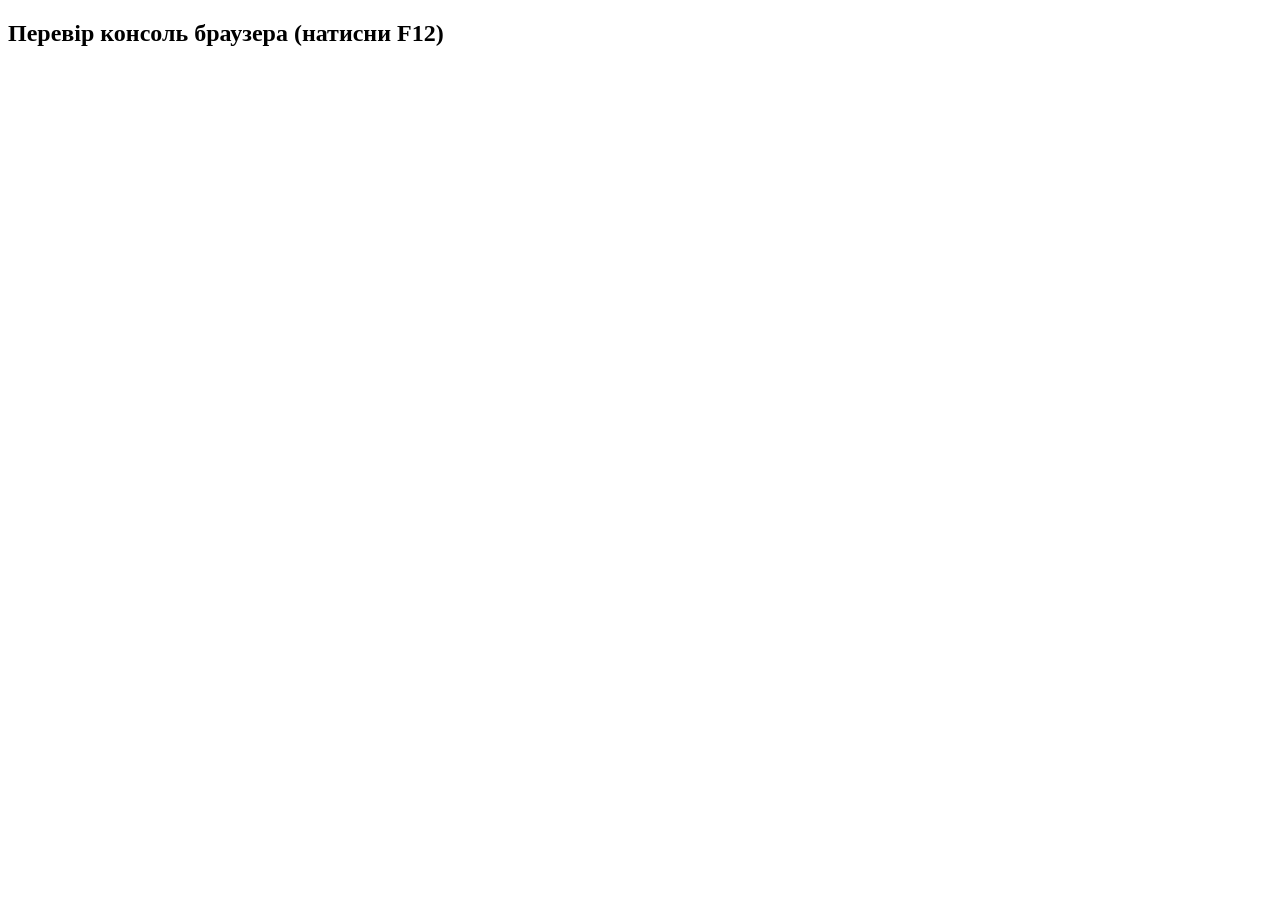
<file: lab1/index.html>
<!DOCTYPE html>
<html lang="uk">
<head>
  <meta charset="UTF-8">
  <title>Завдання JavaScript</title>
</head>
<body>
  <h2>Перевір консоль браузера (натисни F12)</h2>
  <script src="script.js"></script>
</body>
</html>
</file>
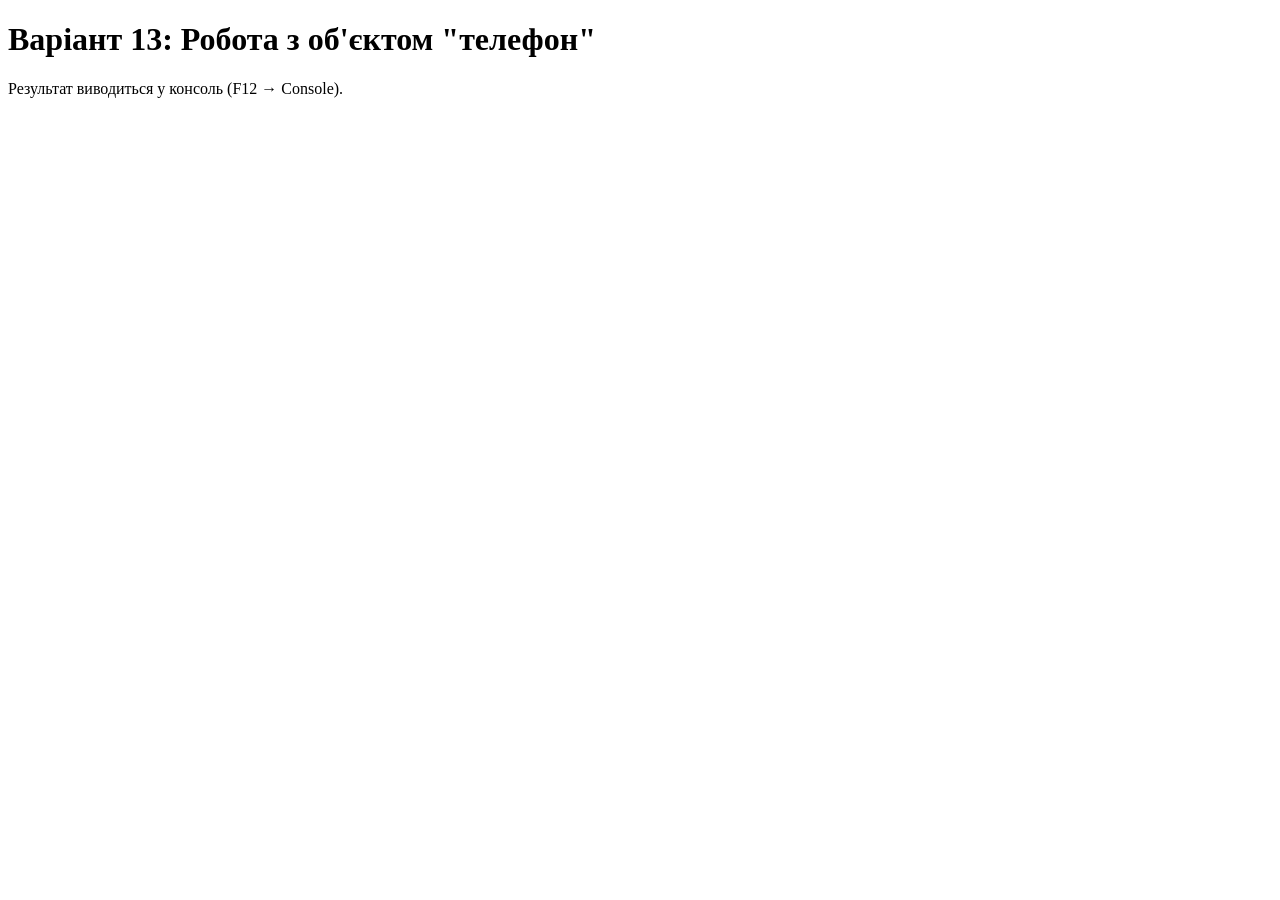
<file: lab10/index.html>
<!DOCTYPE html>
<html lang="uk">
<head>
  <meta charset="UTF-8">
  <title>Об'єкт "телефон" — Варіант 13</title>
</head>
<body>
  <h1>Варіант 13: Робота з об'єктом "телефон"</h1>
  <p>Результат виводиться у консоль (F12 → Console).</p>

  <script src="script.js"></script>
</body>
</html>
</file>
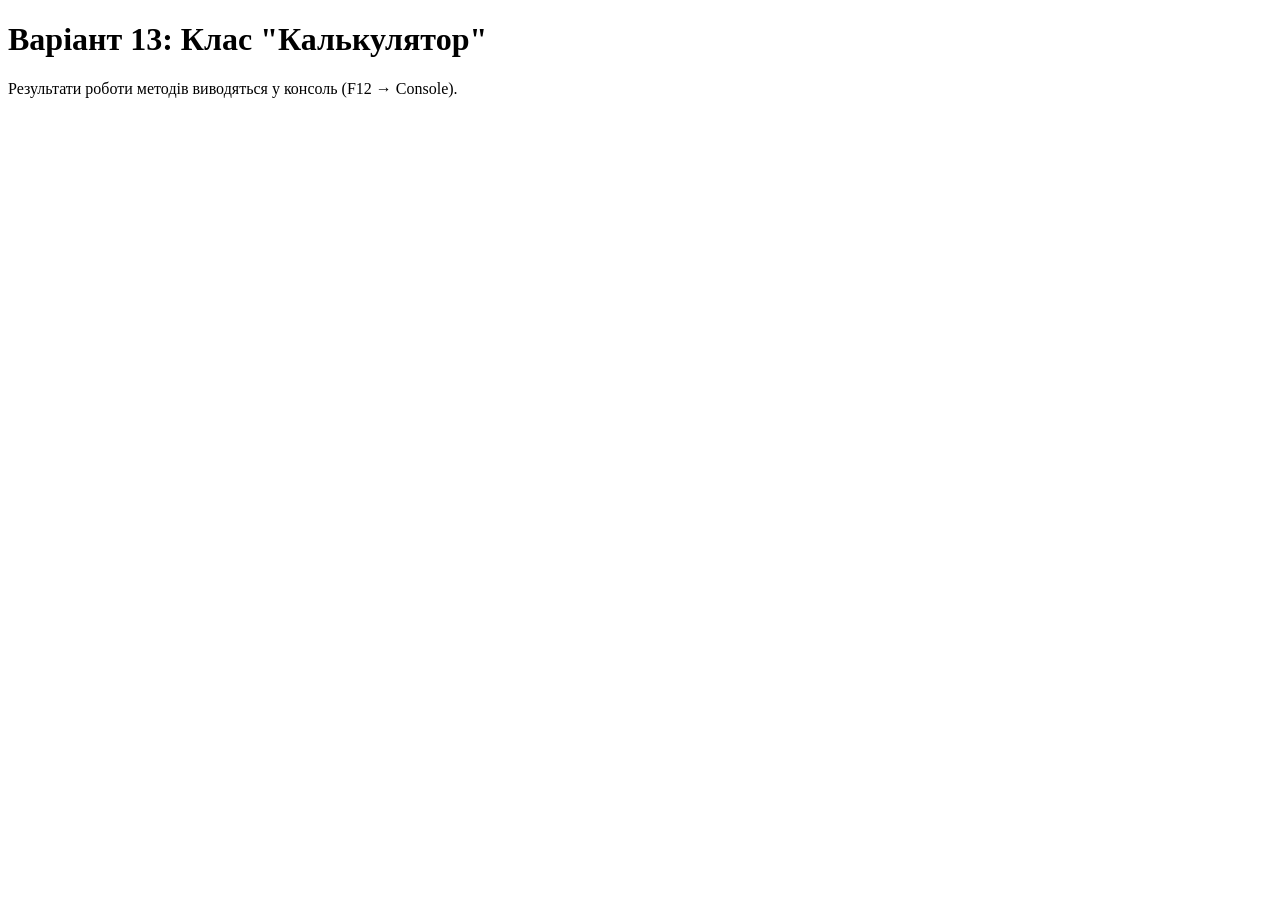
<file: lab11/index.html>
<!DOCTYPE html>
<html lang="uk">
<head>
  <meta charset="UTF-8">
  <title>Калькулятор — Варіант 13</title>
</head>
<body>
  <h1>Варіант 13: Клас "Калькулятор"</h1>
  <p>Результати роботи методів виводяться у консоль (F12 → Console).</p>

  <script src="script.js"></script>
</body>
</html>
</file>
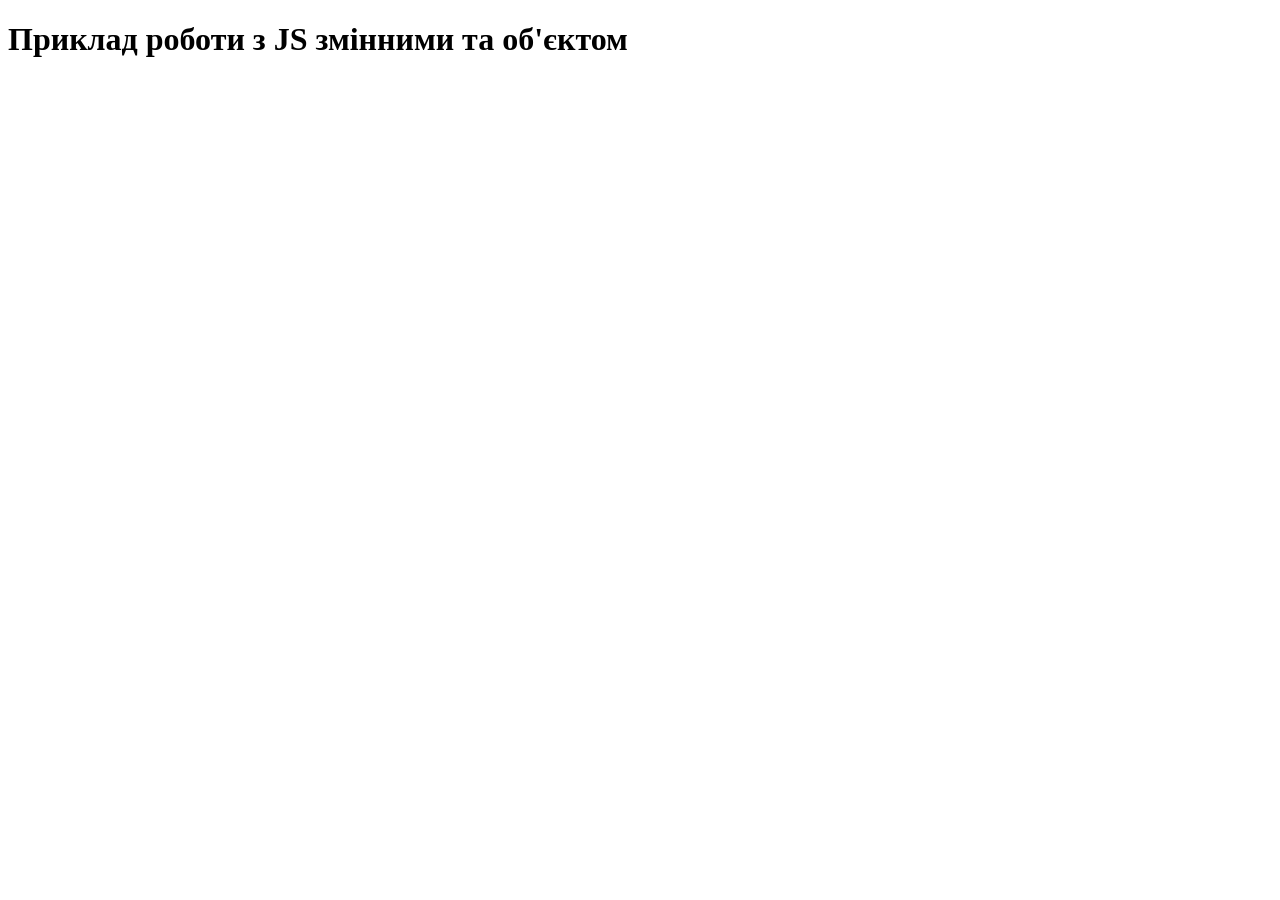
<file: lab2/index.html>
<!DOCTYPE html>
<html lang="uk">
<head>
  <meta charset="UTF-8" />
  <meta name="viewport" content="width=device-width, initial-scale=1" />
  <title>Приклад JS змінних</title>
</head>
<body>
  <h1>Приклад роботи з JS змінними та об'єктом</h1>
  
  <script src="script.js"></script>
</body>
</html>
</file>
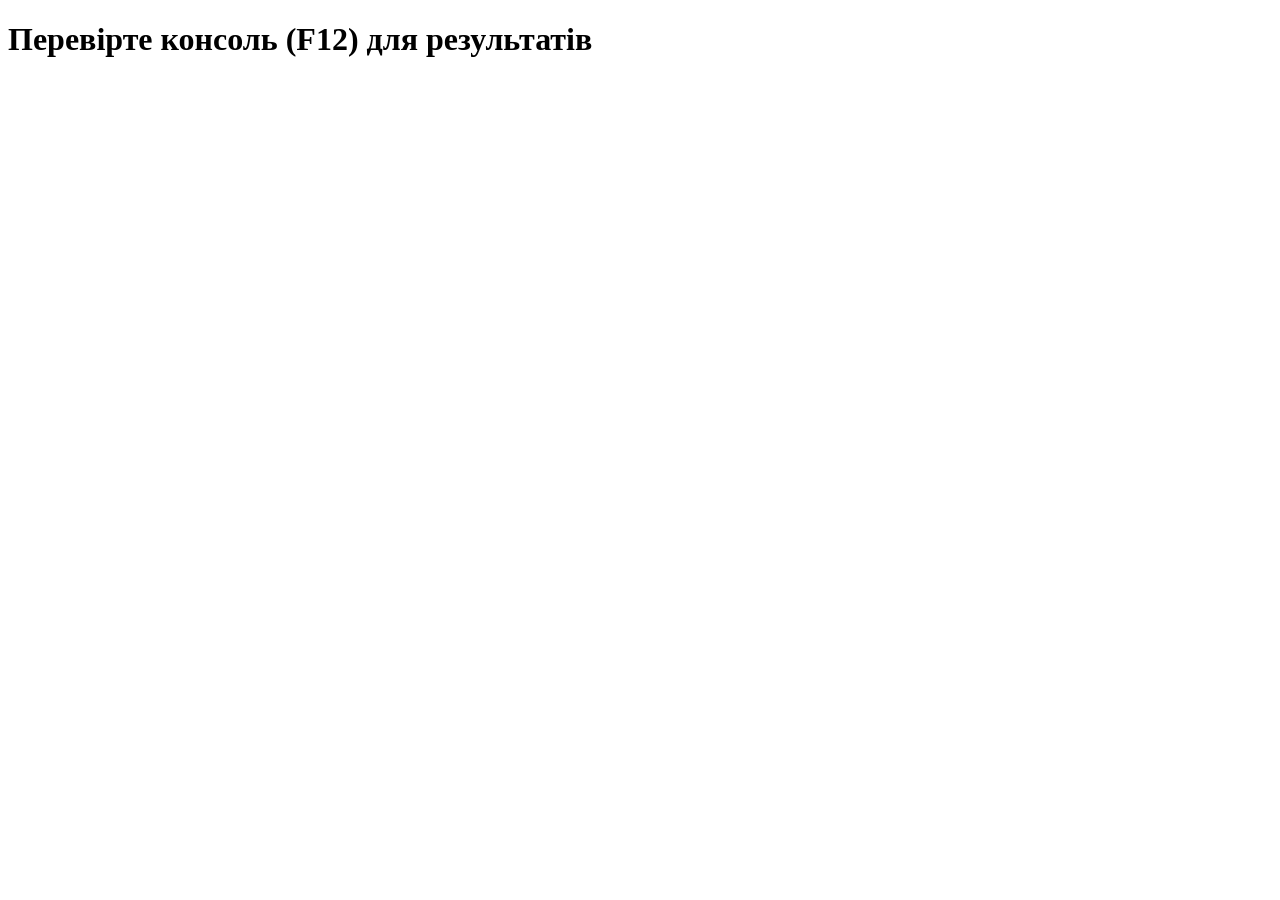
<file: lab3/index.html>
<!DOCTYPE html>
<html lang="uk">
<head>
  <meta charset="UTF-8" />
  <title>Типи та перетворення у JS</title>
</head>
<body>
  <h1>Перевірте консоль (F12) для результатів</h1>

  <script src="script.js"></script>
</body>
</html>
</file>
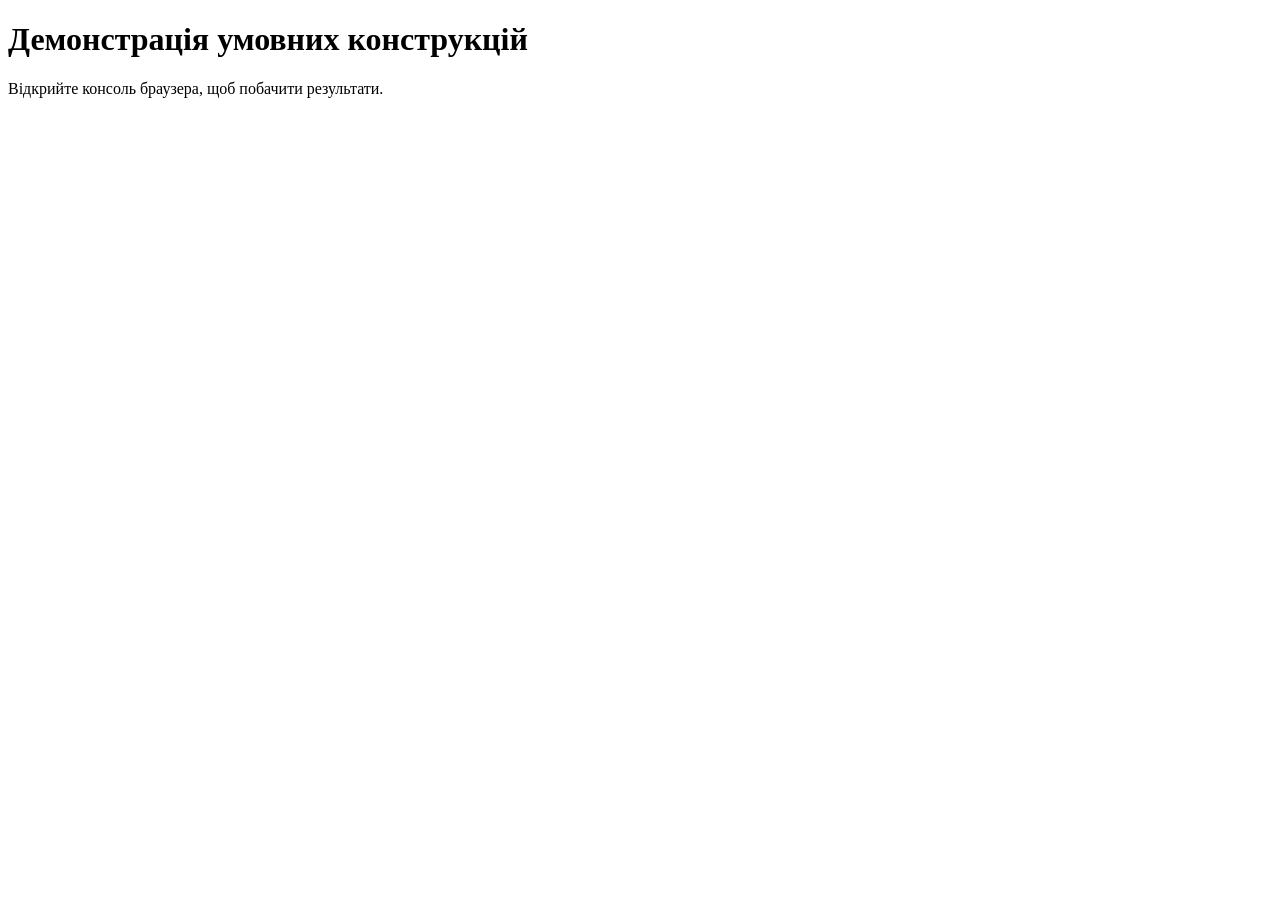
<file: lab4/index.html>
<!DOCTYPE html>
<html lang="uk">
<head>
  <meta charset="UTF-8" />
  <meta name="viewport" content="width=device-width, initial-scale=1" />
  <title>Умовні конструкції в JavaScript</title>
</head>
<body>
  <h1>Демонстрація умовних конструкцій</h1>
  <p>Відкрийте консоль браузера, щоб побачити результати.</p>

  <script src="script.js"></script>
</body>
</html>
</file>
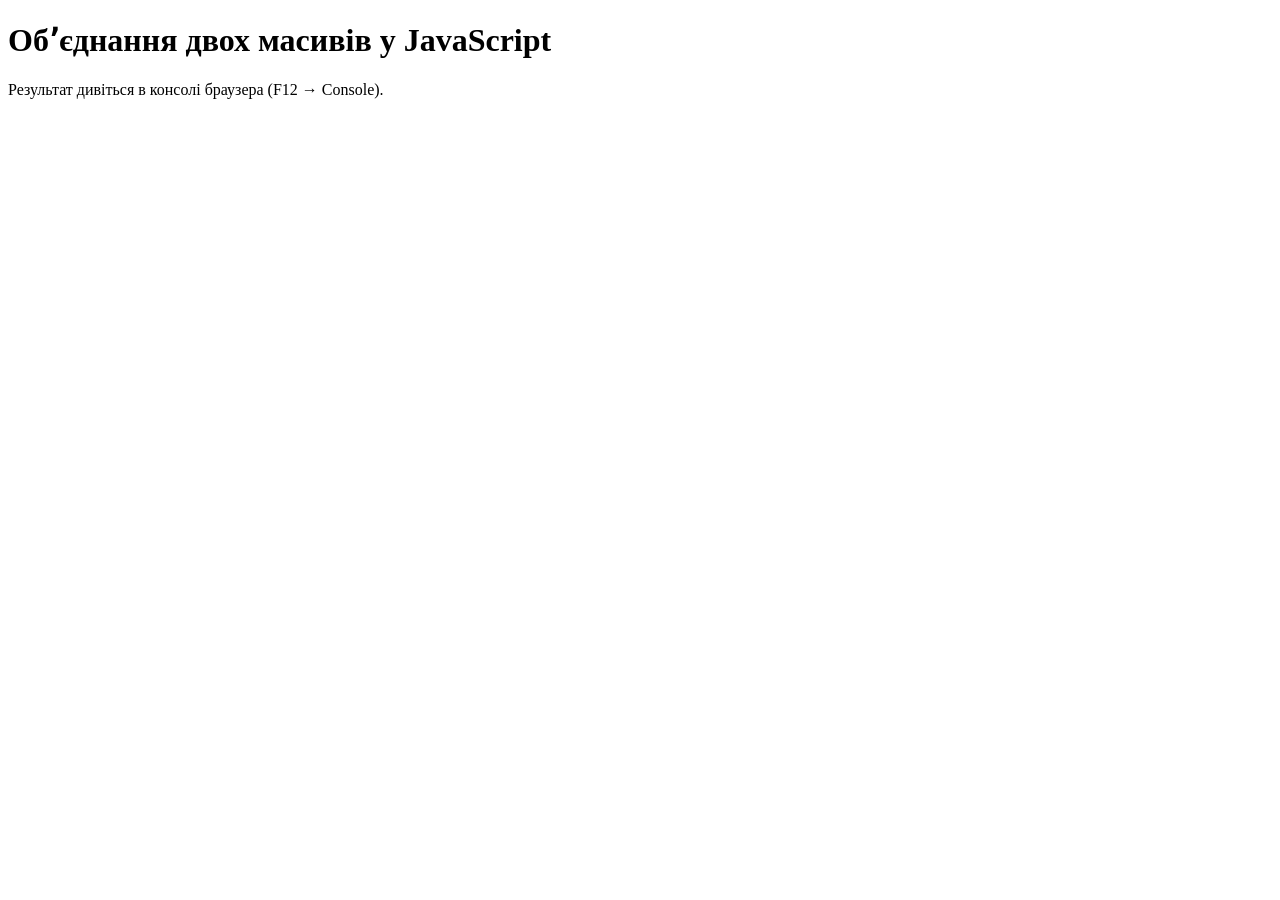
<file: lab6/index.html>
<!DOCTYPE html>
<html lang="uk">
<head>
  <meta charset="UTF-8">
  <title>Обʼєднання масивів</title>
</head>
<body>
  <h1>Обʼєднання двох масивів у JavaScript</h1>
  <p>Результат дивіться в консолі браузера (F12 → Console).</p>

  <script src="script.js"></script>
</body>
</html>
</file>
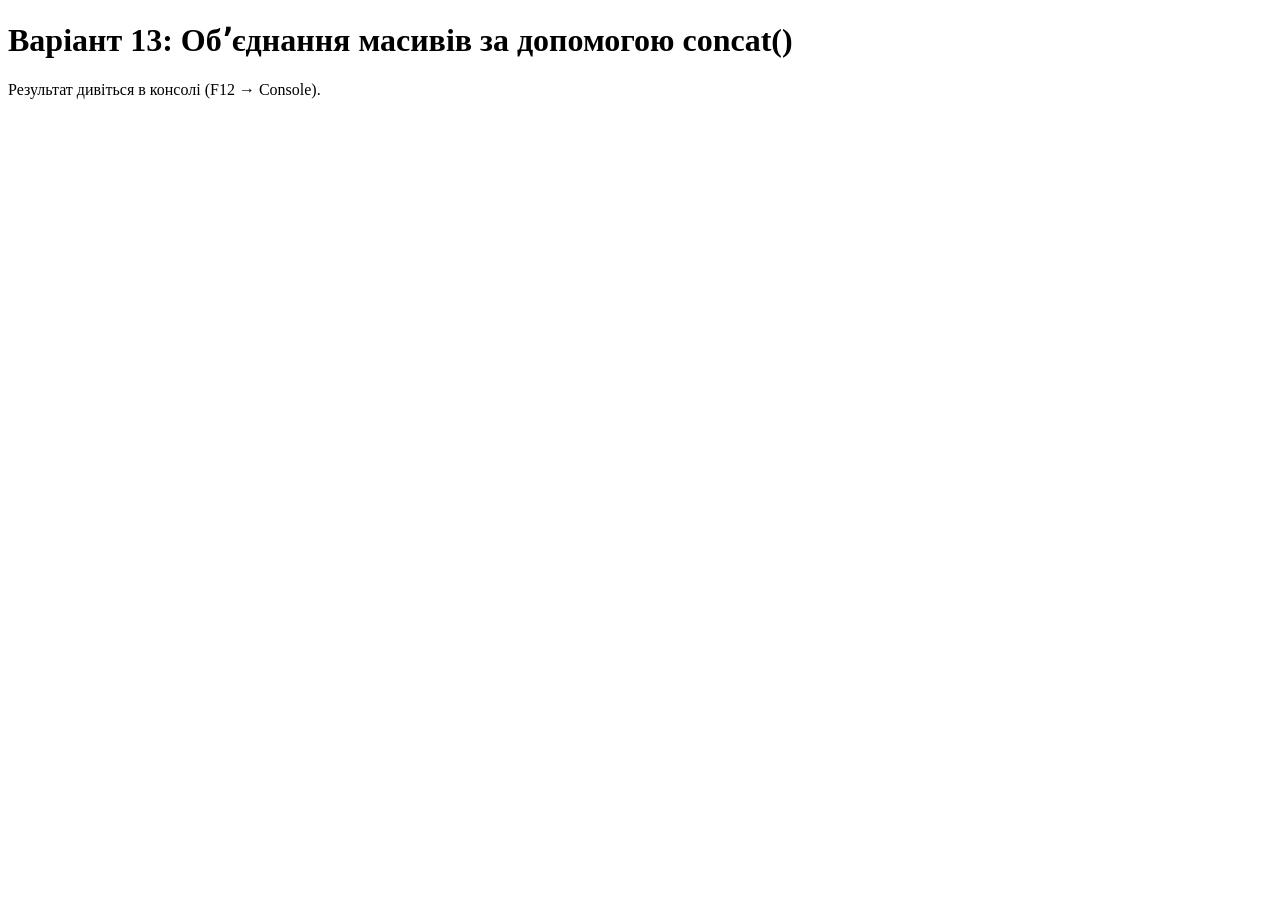
<file: lab7/index.html>
<!DOCTYPE html>
<html lang="uk">
<head>
  <meta charset="UTF-8">
  <title>Варіант 13 — Обʼєднання масивів</title>
</head>
<body>
  <h1>Варіант 13: Обʼєднання масивів за допомогою concat()</h1>
  <p>Результат дивіться в консолі (F12 → Console).</p>

  <script src="script.js"></script>
</body>
</html>
</file>
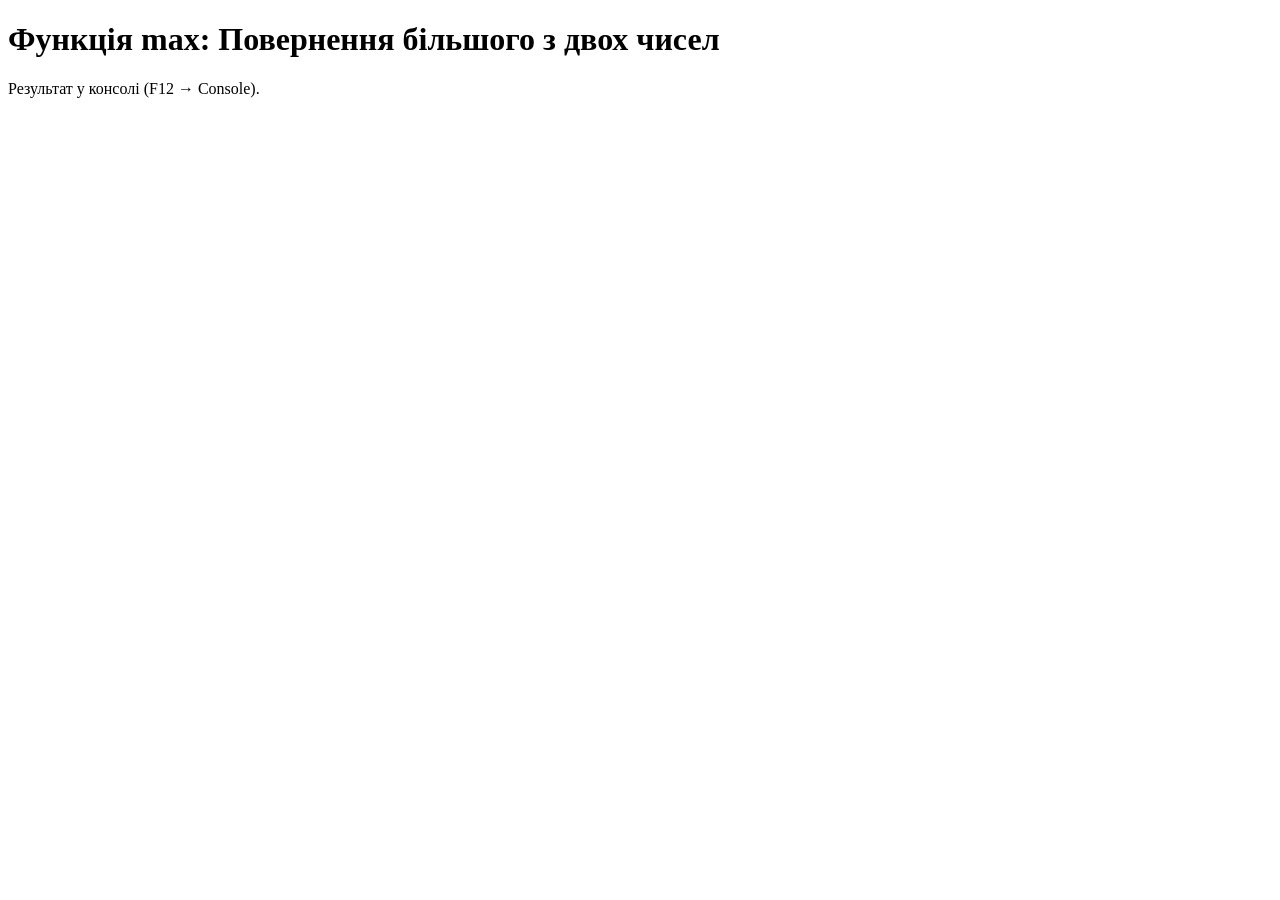
<file: lab8/index.html>
<!DOCTYPE html>
<html lang="uk">
<head>
  <meta charset="UTF-8">
  <title>Функція max — Варіант 13</title>
</head>
<body>
  <h1>Функція max: Повернення більшого з двох чисел</h1>
  <p>Результат у консолі (F12 → Console).</p>

  <script src="script.js"></script>
</body>
</html>
</file>
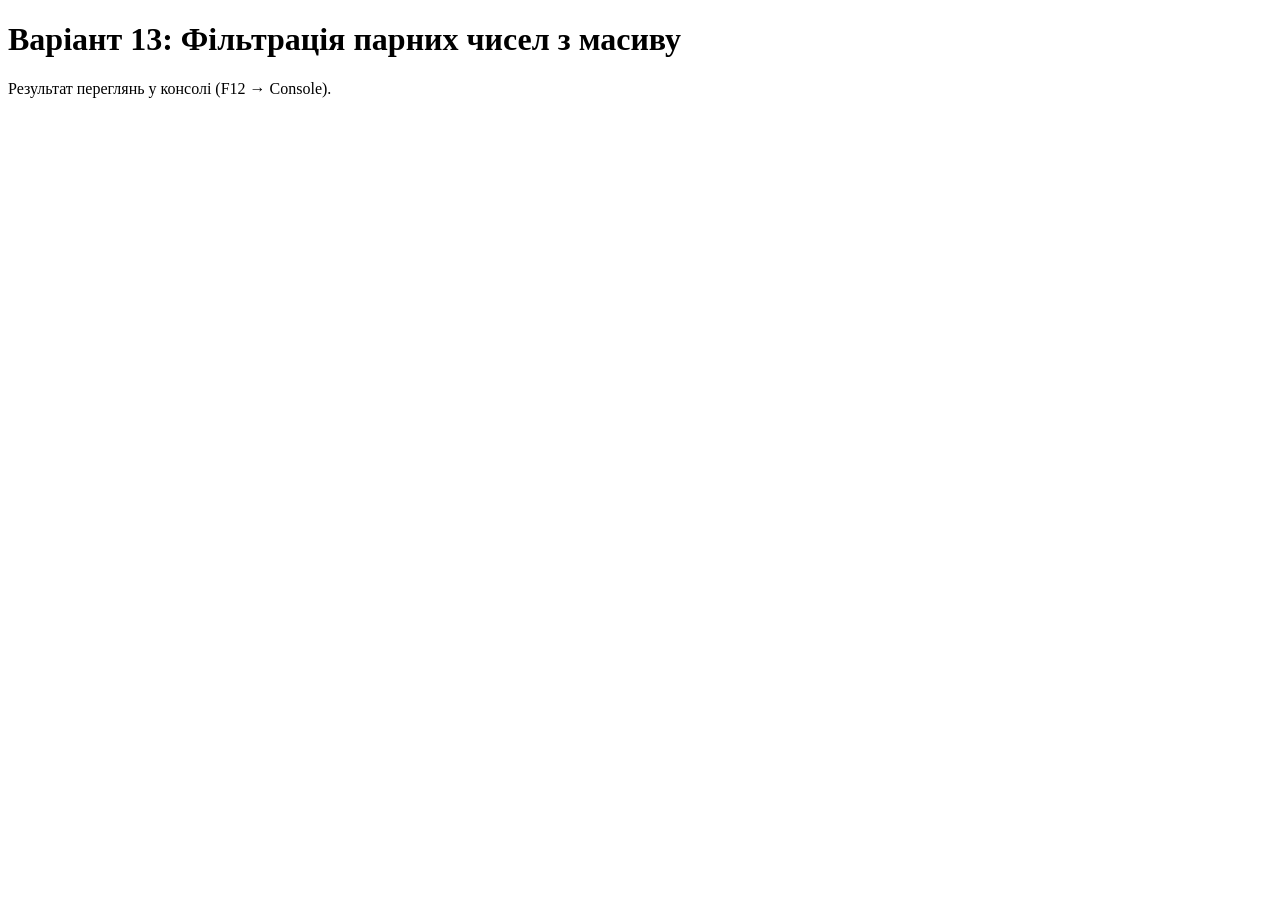
<file: lab9/index.html>
<!DOCTYPE html>
<html lang="uk">
<head>
  <meta charset="UTF-8">
  <title>Фільтрація парних чисел — Варіант 13</title>
</head>
<body>
  <h1>Варіант 13: Фільтрація парних чисел з масиву</h1>
  <p>Результат переглянь у консолі (F12 → Console).</p>

  <script src="script.js"></script>
</body>
</html>
</file>
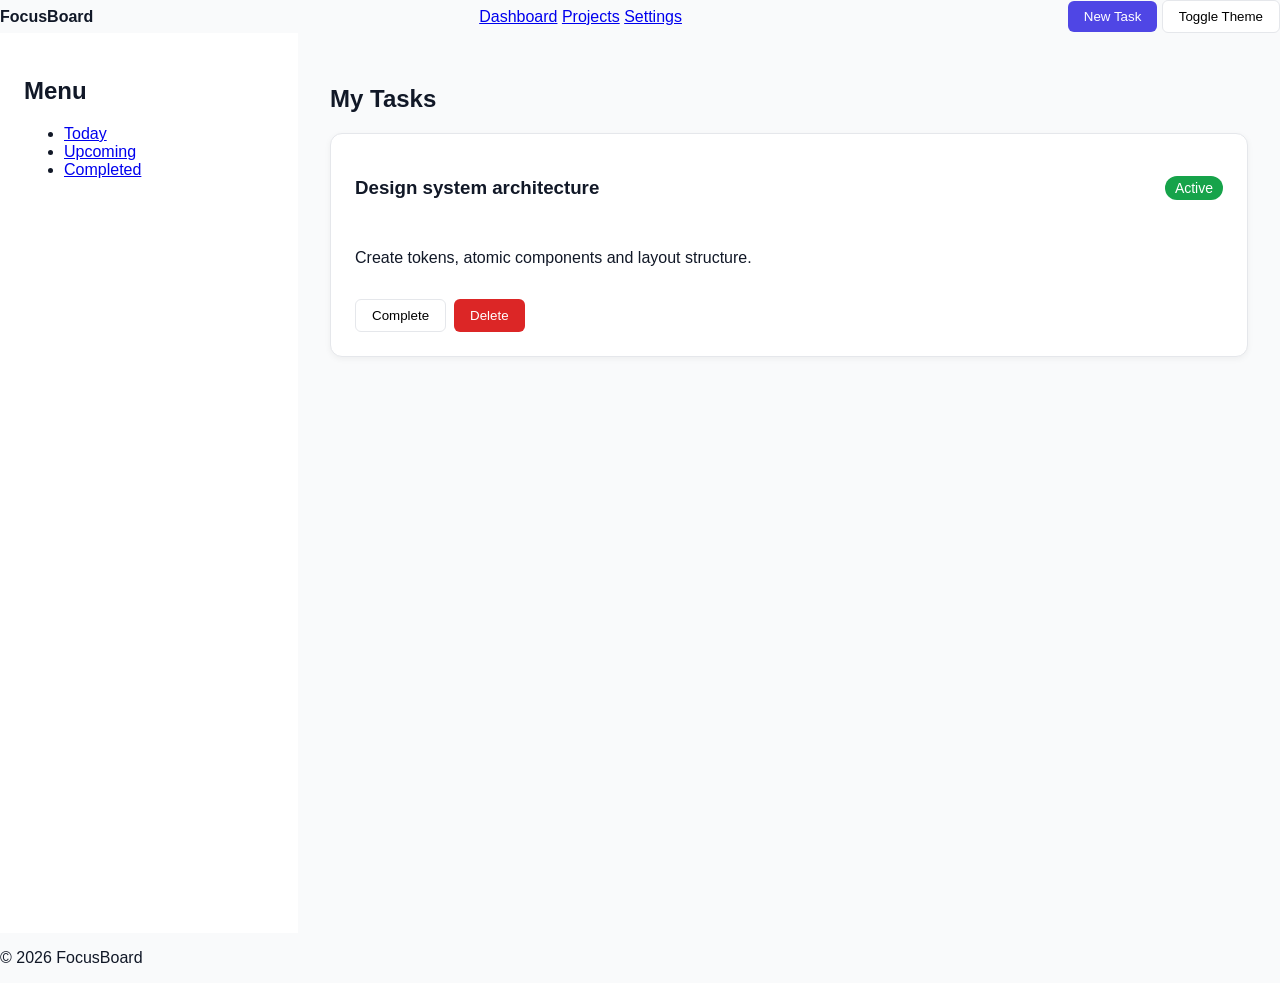
<file: web/laba3-4/index.html>
<!DOCTYPE html>
<html lang="uk">
<head>
  <meta charset="UTF-8">
  <meta name="viewport" content="width=device-width, initial-scale=1.0">
  <title>FocusBoard</title>

  <link rel="stylesheet" href="tokens.css">
  <link rel="stylesheet" href="components.css">
  <link rel="stylesheet" href="styles.css">
</head>
<body>

<header class="header" role="banner">
  <div class="logo"><strong>FocusBoard</strong></div>

  <nav class="nav" aria-label="Main navigation">
    <a href="#" class="nav-link">Dashboard</a>
    <a href="#" class="nav-link">Projects</a>
    <a href="#" class="nav-link">Settings</a>
  </nav>

  <div class="header-actions">
    <button class="btn-primary">New Task</button>
    <button class="btn-secondary" id="themeToggle">
      Toggle Theme
    </button>
  </div>
</header>

<main class="layout" role="main">

  <aside class="sidebar" aria-label="Sidebar menu">
    <h2 class="sidebar-title">Menu</h2>

    <ul class="sidebar-menu">
      <li><a href="#" class="sidebar-link">Today</a></li>
      <li><a href="#" class="sidebar-link">Upcoming</a></li>
      <li><a href="#" class="sidebar-link">Completed</a></li>
    </ul>
  </aside>

  <section class="task-list" aria-labelledby="task-heading">
    <h2 id="task-heading" class="section-title">My Tasks</h2>

    <article class="task-card">

      <div class="task-header">
        <h3>Design system architecture</h3>

        <span class="badge badge-success">
          Active
        </span>
      </div>

      <p>
        Create tokens, atomic components and layout structure.
      </p>

      <div class="task-actions">
        <button class="btn-secondary">Complete</button>
        <button class="btn-danger">Delete</button>
      </div>

    </article>

  </section>

</main>

<footer class="footer" role="contentinfo">
  <p>© 2026 FocusBoard</p>
</footer>

</body>
</html>

<script>

const themeToggle = document.getElementById('themeToggle');
const htmlEl = document.documentElement;

themeToggle.addEventListener('click', () => {

  const currentTheme =
    htmlEl.getAttribute('data-theme') === 'dark'
      ? 'light'
      : 'dark';

  htmlEl.setAttribute('data-theme', currentTheme);

});

</script>
</file>
<file: web/laba3-4/tokens.css>
:root {

  --color-primary: #4f46e5;
  --color-primary-hover: #4338ca;

  --color-danger: #dc2626;
  --color-danger-hover: #b91c1c;

  --color-success: #16a34a;
  --color-warning: #f59e0b;

  --color-bg: #f9fafb;
  --color-surface: #ffffff;

  --color-text: #111827;
  --color-text-secondary: #6b7280;
  --color-border: #e5e7eb;

  --font-family: Inter, Arial, sans-serif;

  --space-1: 8px;
  --space-2: 16px;
  --space-3: 24px;
  --space-4: 32px;

  --radius-sm: 6px;
  --radius-md: 12px;

  --shadow-sm: 0 2px 6px rgba(0,0,0,0.05);
}

[data-theme="dark"] {

  --color-bg: #111827;
  --color-surface: #1f2937;

  --color-text: #f9fafb;
  --color-text-secondary: #9ca3af;

  --color-border: #374151;

  --color-primary: #6366f1;
  --color-primary-hover: #4f46e5;
}
</file>
<file: web/laba3-4/components.css>
button {
  border: none;
  padding: var(--space-1) var(--space-2);
  border-radius: var(--radius-sm);
  cursor: pointer;
}

.btn-primary {
  background: var(--color-primary);
  color: white;
}

.btn-secondary {
  background: var(--color-surface);
  border: 1px solid var(--color-border);
}

.btn-danger {
  background: var(--color-danger);
  color: white;
}

.badge {
  padding: 4px 10px;
  border-radius: 999px;
  font-size: 14px;
}

.badge-success {
  background: var(--color-success);
  color: white;
}

.task-card {
  background: var(--color-surface);
  border: 1px solid var(--color-border);
  border-radius: var(--radius-md);
  padding: var(--space-3);
  box-shadow: var(--shadow-sm);

  display: flex;
  flex-direction: column;
  gap: var(--space-2);
}

.task-header {
  display: flex;
  justify-content: space-between;
  align-items: center;
}

.task-actions {
  display: flex;
  gap: var(--space-1);
}
</file>
<file: web/laba3-4/styles.css>
body {
  margin: 0;
  font-family: var(--font-family);
  background: var(--color-bg);
  color: var(--color-text);
}

.layout {
  display: flex;
  min-height: 100vh;
}

.sidebar {
  width: 250px;
  padding: var(--space-3);
  background: var(--color-surface);
}

.task-list {
  flex: 1;
  padding: var(--space-4);
}

.header,
.footer {
  display: flex;
  justify-content: space-between;
  align-items: center;
}

@media (max-width: 768px) {

  .layout {
    flex-direction: column;
  }

  .header {
    flex-direction: column;
    gap: var(--space-2);
  }

  .sidebar {
    width: 100%;
  }

}
</file>
